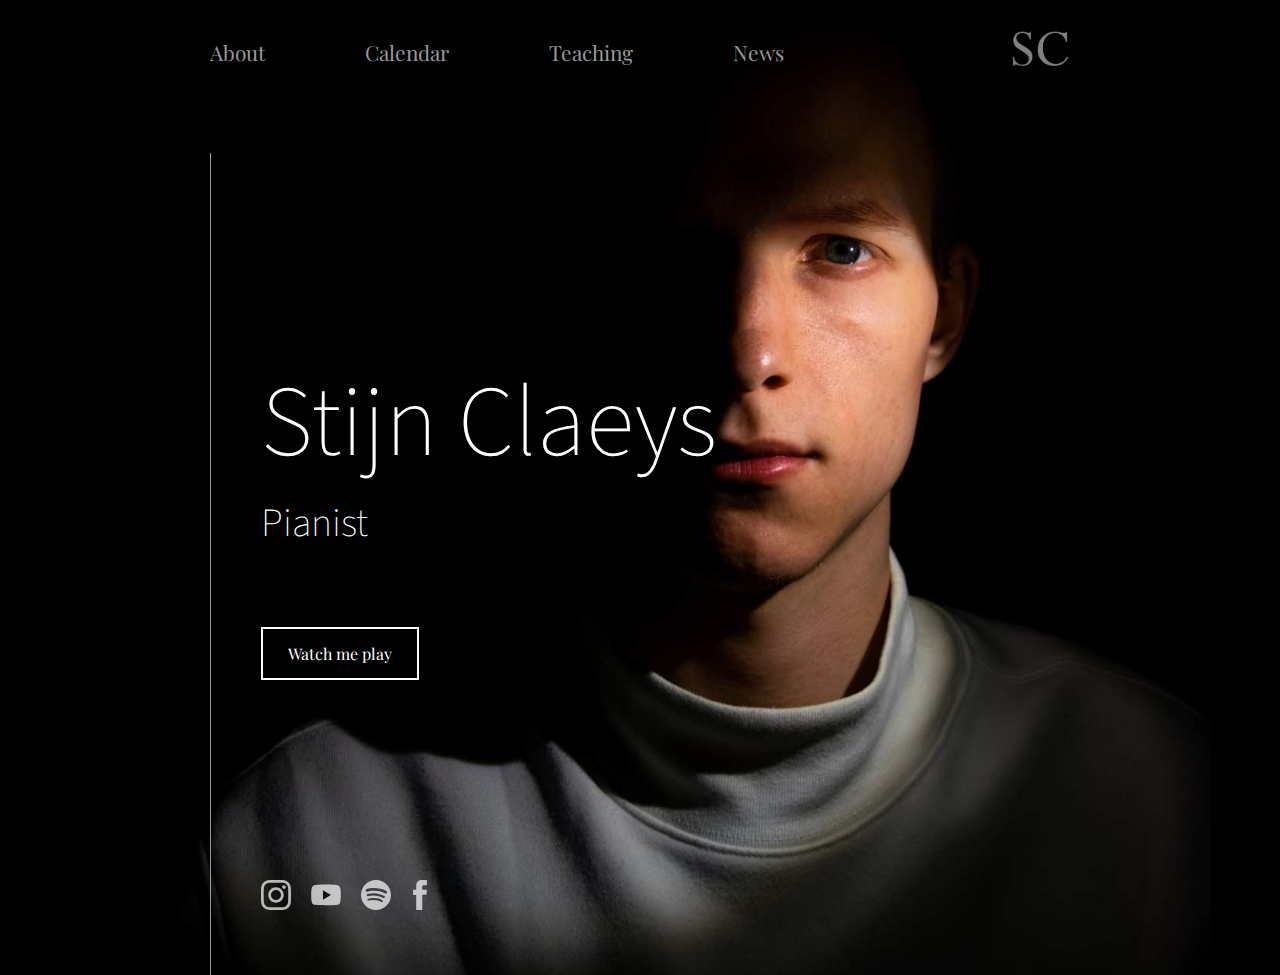
<file: Stijn Claeys/index.html>
<!DOCTYPE html>
<html lang="en-us">

<head>
    <title>Stijn Claeys | Piano</title>
    <meta charset="UTF-8" />
    <meta http-equiv="X-UA-Compatible" content="IE=edge" />
    <meta name="viewport" content="width=device-width, initial-scale=1.0" />
    <meta name="description"
        content="Welcome to the world of Stijn Claeys, a classical pianist known for his captivating performances and masterful interpretations. Explore upcoming events, recordings, and news, and discover the passion and artistry that make his music unforgettable." />
    <meta name="author" content="Stijn Claeys" />
    <link rel="shortcut icon" href="media/favicon.ico" type="image/x-icon" />
    <link rel="stylesheet" href="style.css" />
    <link rel="stylesheet" href="https://fonts.googleapis.com/css?family=Playfair Display|Lato|Source Sans Pro" />
</head>

<body>

    <nav class="flex">
        <div class="links flex flex-center">
            <a href="#about">About</a>
            <a href="#calendar">Calendar</a>
            <a href="#teaching">Teaching</a>
            <a href="#news">News</a>
        </div>
        <div class="logo flex flex-center">
            <a class="flex" href="#home">
                <img src="media/logo-serif-transparent.png" alt="Logo Stijn Claeys" width="60">
            </a>
        </div>
    </nav>

    <main>
        <h1>Stijn Claeys</h1>
        <h2>Pianist</h2>
        <input type="button" onclick="parent.open('https://youtu.be/pz9xOy5_mGs')" value="Watch me play">
        <div class="socials">
            <a href="#insta"><img src="media/popular-social-media-logo-collection/insta.svg" alt="" width="30" height="30"></a>
            <a href="#yt"><img src="media/popular-social-media-logo-collection/yt.svg" alt="" width="30" height="30"></a>
            <a href="#spotify"><img src="media/popular-social-media-logo-collection/spotify.svg" alt="" width="30" height="30"></a>
            <a href="#fb"><img src="media/popular-social-media-logo-collection/fb.svg" alt="" width="18" height="30"></a>
        </div>
    </main>

</body>

</html>
</file>
<file: Stijn Claeys/style.css>
@import url('https://fonts.googleapis.com/css2?family=Source+Sans+Pro:wght@200&display=swap');

* {
    padding: 0;
    margin: 0;
}

html {
    background: black url(media/background-image.jpeg) no-repeat 70% fixed;
    background-size: 1050px;
}

body {
    display: flex;
    height: 100vh;
    flex-direction: column;
    margin: 0;
    padding: 0 12.5%;
    color: white;
    font-family: 'Source Sans Pro', Lato, Helvetica, Arial, sans-serif;
}

nav a {
    text-decoration: none;
    color: #999;
    padding: 20px 40px;
    margin: 0 10px;
    font-size: 1.3em;
    transition: 0.2s;
}

a:hover {
    color: white;
}

.flex {
    display: flex;
}

.flex-center {
    align-items: center;
}

nav {
    justify-content: space-between;
    font-family: "Playfair Display";
    /* border-bottom: 1px solid #999; */
}

.logo {
    opacity: 0.5;
    transition: 0.2s;
}

.logo:hover {
    opacity: 1;
}

h1 {
    padding-top: 200px;
    margin-left: 50px;
    font-size: 100px;
    font-weight: 100;
}

h2 {
    margin-left: 50px;
    margin-bottom: 75px;
    font-size: 40px;
    font-weight: 100;
}

input {
    border: 2px solid white;
    color: white;
    font-family: "Playfair Display";
    font-size: 1em;
    margin-left: 50px;
    padding: 14px 25px;
    background: none;
    cursor: pointer;
    transition: 0.2s;
}

input:hover {
    background: white;
    color: black;
}

main {
    margin: 50px 50px 0;
    border-left: 1px solid #999;
}

.socials {
    display: flex;
    height: 45px;
    margin: 200px 50px 50px;
}

.socials a {
    opacity: 0.7;
    transition: 0.2s;
    margin-right: 20px;
}

.socials a:hover {
    opacity: 1;
}
</file>
